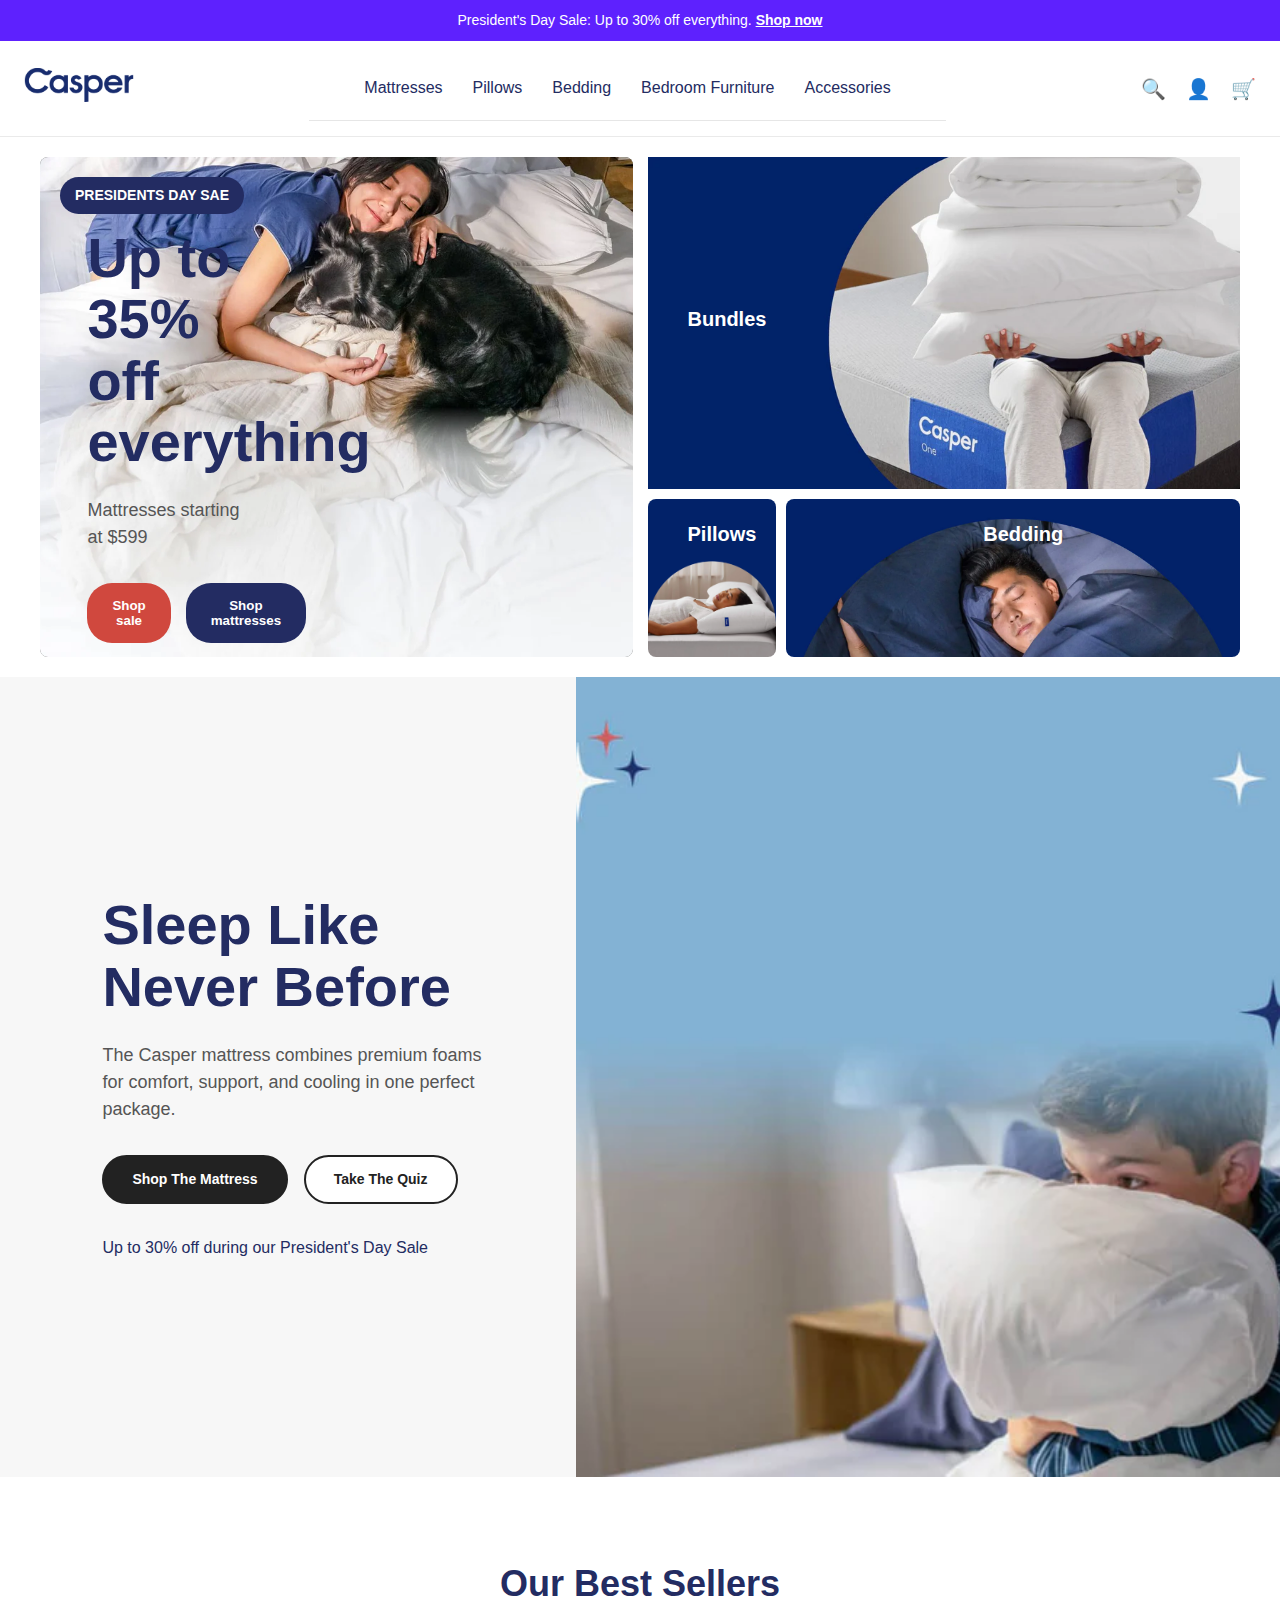
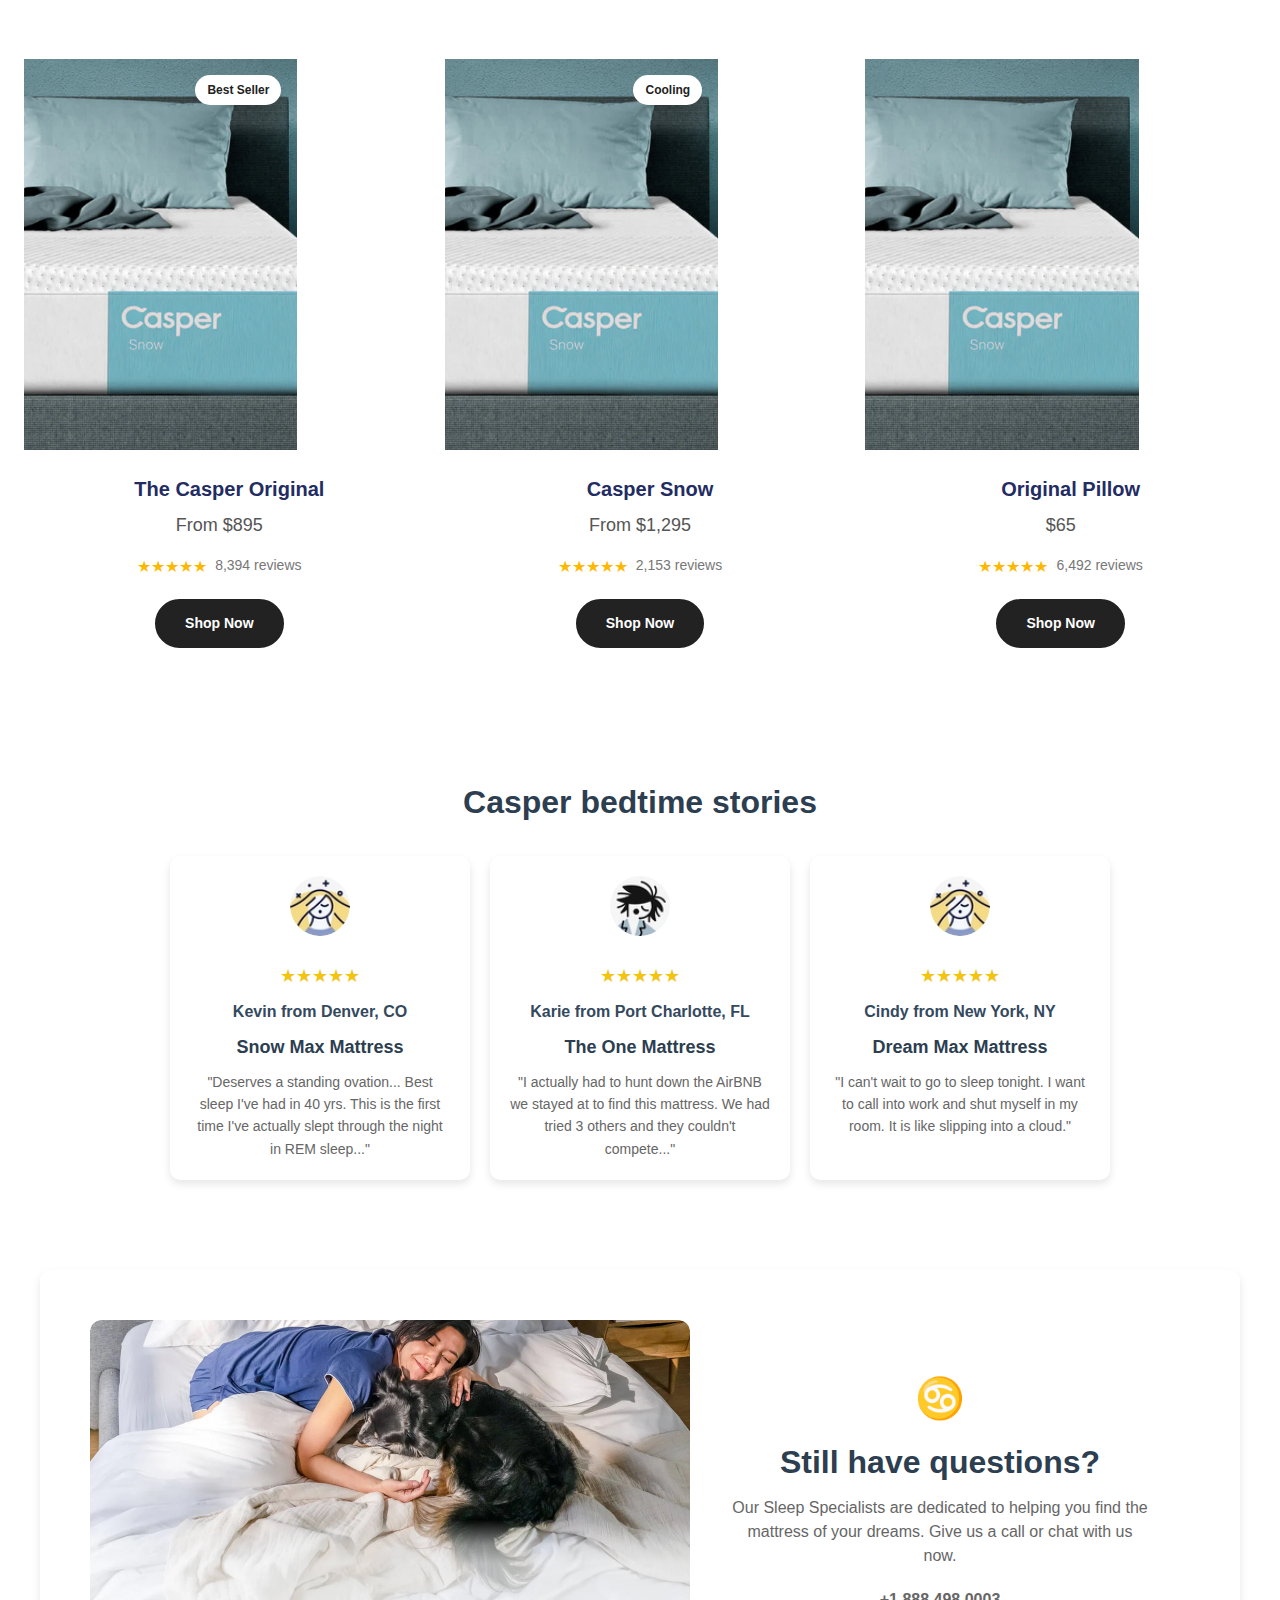
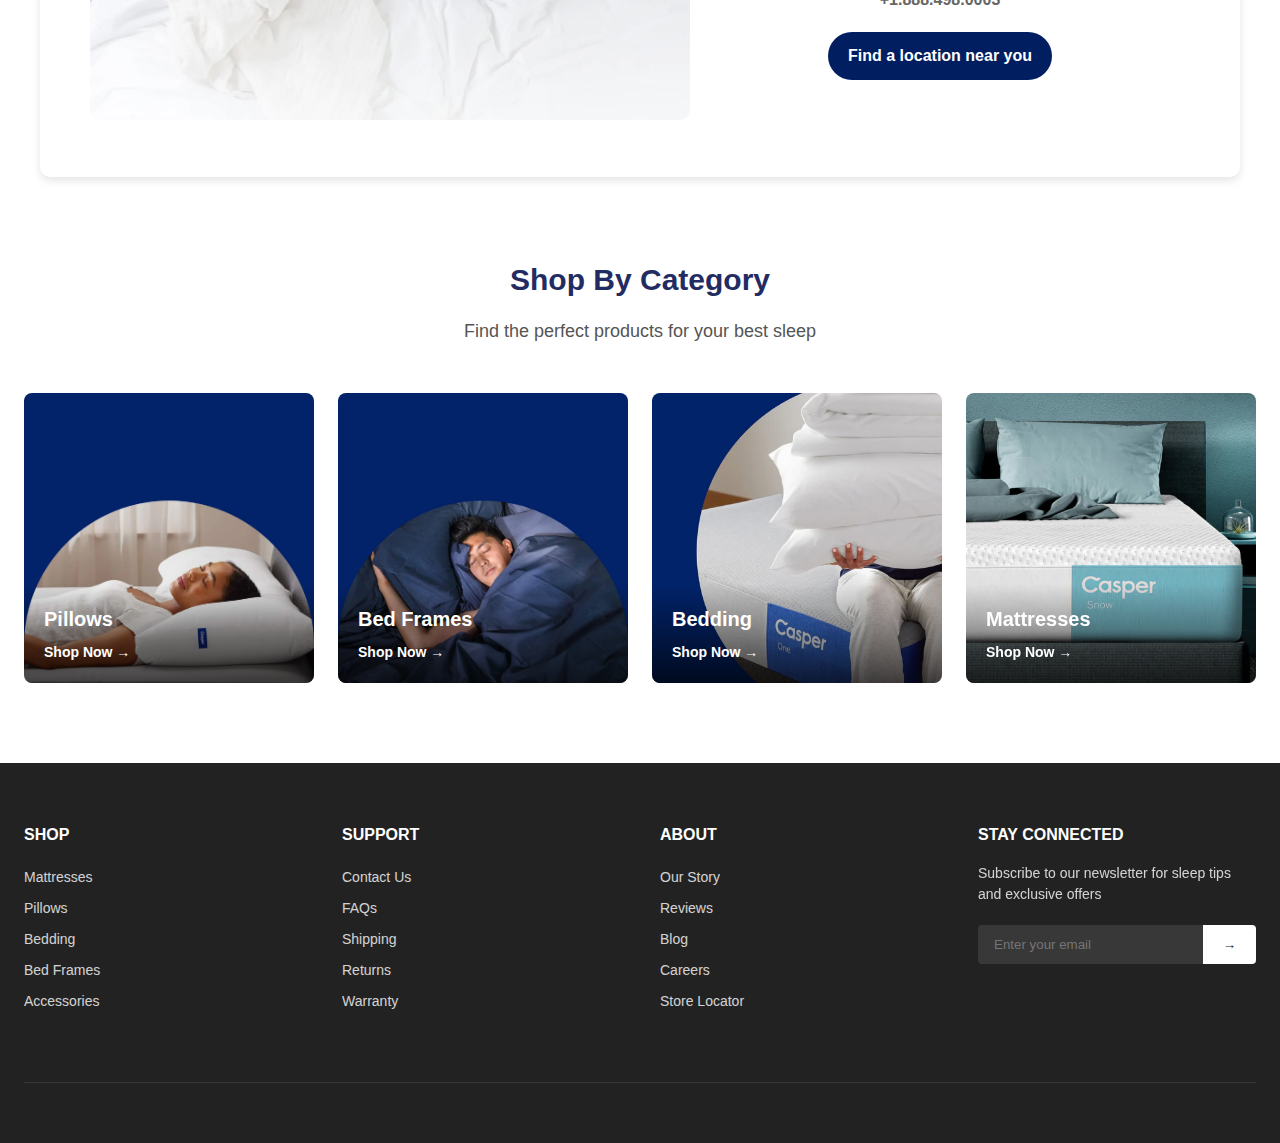
<file: index.html>
<!DOCTYPE html>
<html lang="en">
<head>
    <meta charset="UTF-8">
    <meta name="viewport" content="width=device-width, initial-scale=1.0">
    <title>Casper | Award-Winning Sleep Products</title>
    <link rel="stylesheet" href="style.css">
</head>
<body>
    <!-- Announcement Bar -->
    <div class="announcement-bar">
        President's Day Sale: Up to 30% off everything. <a href="#">Shop now</a>
    </div>
    
    <!-- Header -->
    <header>
        <div class="container">
            <div class="header-content">
                <div class="mobile-menu-toggle">☰</div>
                <div class="logo">
                    <img src="source\Casper-Logo-PNG-File.png" alt="My Logo" class="logo-image">
                </div>
                <nav class="main-nav">
                    <a href="#" class="main-nav-item">Mattresses</a>
                    <a href="#" class="main-nav-item">Pillows</a>
                    <a href="#" class="main-nav-item">Bedding</a>
                    <a href="#" class="main-nav-item">Bedroom Furniture</a>
                    <a href="#" class="main-nav-item">Accessories</a>
                </nav>
                <div class="header-icons">
                    <a href="#" class="header-icon">🔍</a>
                    <a href="#" class="header-icon">👤</a>
                    <a href="#" class="header-icon">🛒</a>
                </div>
            </div>
        </div>
    </header>
     <!-- Hero section and product grid -->
     <div class="hero-container">
        <!-- Left hero section -->
        <div class="hero-left" >
            <img src="source\Prez-Day-HP-Hero-Category-V5-Opti.webp" alt="mattress with person and dog" class="hero-image" style=" width: 100% ; height: 100%;">
            <div class="sale-badge">PRESIDENTS DAY SAE</div>
            <div class="hero-content" style="margin-top: 5%;">
                <h1 class="hero-title">Up to 35% off everything</h1>
                <p class="hero-subtitle">Mattresses starting at $599</p>
                <div class="button-container">
                    <button class="red-button">Shop sale</button>
                    <button class="blue-button">Shop mattresses</button>
                </div>
            </div>
        </div>
        
        <!-- Right product sections -->
        <div class="product-grid">
            <div class="product-section" style="height: 100%; flex-direction: column; background-image: url('source/Category_Home_Page_Hero_Banner_TOP_3x2_BUNDLES.webp'); background-size: cover; background-position: center; background-repeat: no-repeat; color: white; padding: 20px;">
                <h2 class="product-title">Bundles</h2>
            </div>
            
            <div style="display: flex; gap: 10px; height: 50%;">
                <a href="page2.html" style="text-decoration: none; color: inherit;">
                <div class="product-section2" style="background-image: url('source/Category-Pillows-V2.webp'); background-size: cover; background-position: center; background-repeat: no-repeat; color: white; padding: 20px;">
                    <h2 class="product-title">Pillows</h2>
                </div>
            </a>
                <div class="product-section2" style="background-image: url('source/Category-Bedding-V2.webp'); background-size: cover; background-position: center; background-repeat: no-repeat; color: white; padding: 20px;">
                    <h2 class="product-title">Bedding</h2>
                </div>
            
            </div>
        </div>
    </div>
    
    <!-- Chat button -->
    <button class="chat-button">
        <span class="chat-icon">↻</span>
        Chat
    </button>

    <!-- Hero Section -->
    <section class="hero">
        <div class="hero-content">
            <h1 class="hero-title">Sleep Like Never Before</h1>
            <p class="hero-subtitle">The Casper mattress combines premium foams for comfort, support, and cooling in one perfect package.</p>
            <div class="hero-cta-container">
                <a href="#" class="btn btn-primary">Shop The Mattress</a>
                <a href="#" class="btn btn-secondary">Take The Quiz</a>
            </div>
            <p>Up to 30% off during our President's Day Sale</p>
        </div>
        <div class="hero-image">
            <img src="source/Presidents_Day_Sale_-_Skinny_banner_Mobile_v3.webp" alt="Casper mattress in stylish bedroom">
        </div>
    </section>
    
    <!-- Featured Products Section -->
    <section class="featured-products">
        <div class="container">
            <h2 class="section-title">Our Best Sellers</h2>
            <div class="products-grid">
                <div class="product-card">
                    <div class="product-image">
                        <img src="source/Snow-Scale-Correction-Opti.webp" alt="Casper Original Mattress">
                        <div class="product-badge">Best Seller</div>
                    </div>
                    <h3 class="product-title">The Casper Original</h3>
                    <p class="product-price">From $895</p>
                    <div class="product-rating">
                        <div class="product-rating-stars">★★★★★</div>
                        <div class="product-rating-count">8,394 reviews</div>
                    </div>
                    <a href="#" class="btn btn-primary">Shop Now</a>
                </div>
                
                <div class="product-card">
                    <div class="product-image">
                        <img src="source/Snow-Scale-Correction-Opti.webp" alt="Casper Snow Mattress">
                        <div class="product-badge">Cooling</div>
                    </div>
                    <h3 class="product-title">Casper Snow</h3>
                    <p class="product-price">From $1,295</p>
                    <div class="product-rating">
                        <div class="product-rating-stars">★★★★★</div>
                        <div class="product-rating-count">2,153 reviews</div>
                    </div>
                    <a href="#" class="btn btn-primary">Shop Now</a>
                </div>
                
                <div class="product-card">
                    <div class="product-image">
                        <img src="source/Snow-Scale-Correction-Opti.webp" alt="Casper Original Pillow">
                    </div>
                    <h3 class="product-title">Original Pillow</h3>
                    <p class="product-price">$65</p>
                    <div class="product-rating">
                        <div class="product-rating-stars">★★★★★</div>
                        <div class="product-rating-count">6,492 reviews</div>
                    </div>
                    <a href="#" class="btn btn-primary">Shop Now</a>
                </div>
            </div>
        </div>
    </section>
    
    <!-- Testimonial Section -->
    <section class="testimonial-section">
        <h2 class="testimonial-title">Casper bedtime stories</h2>
        <div class="testimonial-container">
            <div class="testimonial-card">
                <img src="source/Mermaid_Hair.avif" alt="User Avatar" class="testimonial-avatar">
                <div class="testimonial-stars">★★★★★</div>
                <p class="testimonial-name">Kevin from Denver, CO</p>
                <h3 class="testimonial-product">Snow Max Mattress</h3>
                <p class="testimonial-text">"Deserves a standing ovation... Best sleep I've had in 40 yrs. This is the first time I've actually slept through the night in REM sleep..."</p>
            </div>

            <div class="testimonial-card">
                <img src="source/Messy_Hair.webp" alt="User Avatar" class="testimonial-avatar">
                <div class="testimonial-stars">★★★★★</div>
                <p class="testimonial-name">Karie from Port Charlotte, FL</p>
                <h3 class="testimonial-product">The One Mattress</h3>
                <p class="testimonial-text">"I actually had to hunt down the AirBNB we stayed at to find this mattress. We had tried 3 others and they couldn't compete..."</p>
            </div>

            <div class="testimonial-card">
                <img src="source/Mermaid_Hair.avif" alt="User Avatar" class="testimonial-avatar">
                <div class="testimonial-stars">★★★★★</div>
                <p class="testimonial-name">Cindy from New York, NY</p>
                <h3 class="testimonial-product">Dream Max Mattress</h3>
                <p class="testimonial-text">"I can't wait to go to sleep tonight. I want to call into work and shut myself in my room. It is like slipping into a cloud."</p>
            </div>
        </div>
    </section>
    
    <!-- Help Section -->
    <section class="help-section">
        <div class="help-image">
            <img src="source/Prez-Day-HP-Hero-Category-V5-Opti.webp" alt="Casper Store">
        </div>
        <div class="help-content">
            <div class="help-icon">♋</div>
            <h2>Still have questions?</h2>
            <p>Our Sleep Specialists are dedicated to helping you find the mattress of your dreams. Give us a call or chat with us now.</p>
            <p class="phone-number">+1.888.498.0003</p>
            <button class="help-button">Find a location near you</button>
        </div>
    </section>
    
    <!-- Collections Section -->
    <section class="collections">
        <div class="container">
            <h2 class="collections-title">Shop By Category</h2>
            <p class="collections-subtitle">Find the perfect products for your best sleep</p>
            <div class="collections-grid">
                <div class="collection-card">
                    <img src="source/Category-Pillows-V2.webp" alt="Pillows" class="collection-image">
                    <div class="collection-overlay">
                        <h3 class="collection-title">Pillows</h3>
                        <a href="#" class="collection-link">Shop Now →</a>
                    </div>
                </div>
                
                <div class="collection-card">
                    <img src="source/Category-Bedding-V2.webp" alt="Bed Frames" class="collection-image">
                    <div class="collection-overlay">
                        <h3 class="collection-title">Bed Frames</h3>
                        <a href="#" class="collection-link">Shop Now →</a>
                    </div>
                </div>
                
                <div class="collection-card">
                    <img src="source/Category_Home_Page_Hero_Banner_TOP_3x2_BUNDLES.webp" alt="Bedding" class="collection-image">
                    <div class="collection-overlay">
                        <h3 class="collection-title">Bedding</h3>
                        <a href="#" class="collection-link">Shop Now →</a>
                    </div>
                </div>
                
                <div class="collection-card">
                    <img src="source/Snow-Scale-Correction-Opti.webp" alt="Mattresses" class="collection-image">
                    <div class="collection-overlay">
                        <h3 class="collection-title">Mattresses</h3>
                        <a href="#" class="collection-link">Shop Now →</a>
                    </div>
                </div>
            </div>
        </div>
    </section>
    
    <!-- Footer -->
    <footer>
        <div class="container">
            <div class="footer-content">
                <div class="footer-column">
                    <h3>Shop</h3>
                    <ul class="footer-links">
                        <li class="footer-link"><a href="#">Mattresses</a></li>
                        <li class="footer-link"><a href="#">Pillows</a></li>
                        <li class="footer-link"><a href="#">Bedding</a></li>
                        <li class="footer-link"><a href="#">Bed Frames</a></li>
                        <li class="footer-link"><a href="#">Accessories</a></li>
                    </ul>
                </div>
                
                <div class="footer-column">
                    <h3>Support</h3>
                    <ul class="footer-links">
                        <li class="footer-link"><a href="#">Contact Us</a></li>
                        <li class="footer-link"><a href="#">FAQs</a></li>
                        <li class="footer-link"><a href="#">Shipping</a></li>
                        <li class="footer-link"><a href="#">Returns</a></li>
                        <li class="footer-link"><a href="#">Warranty</a></li>
                    </ul>
                </div>
                
                <div class="footer-column">
                    <h3>About</h3>
                    <ul class="footer-links">
                        <li class="footer-link"><a href="#">Our Story</a></li>
                        <li class="footer-link"><a href="#">Reviews</a></li>
                        <li class="footer-link"><a href="#">Blog</a></li>
                        <li class="footer-link"><a href="#">Careers</a></li>
                        <li class="footer-link"><a href="#">Store Locator</a></li>
                    </ul>
                </div>
                
                <div class="footer-column newsletter">
                    <h3>Stay Connected</h3>
                    <p class="newsletter-description">Subscribe to our newsletter for sleep tips and exclusive offers</p>
                    <form class="newsletter-form">
                        <input type="email" placeholder="Enter your email" class="newsletter-input">
                        <button type="submit" class="newsletter-button">→</button>
                    </form>
                </div>
            </div>
            
            <div class="footer-bottom">
                <div class="footer-logo">
    </footer>
</body>
</html>
</file>
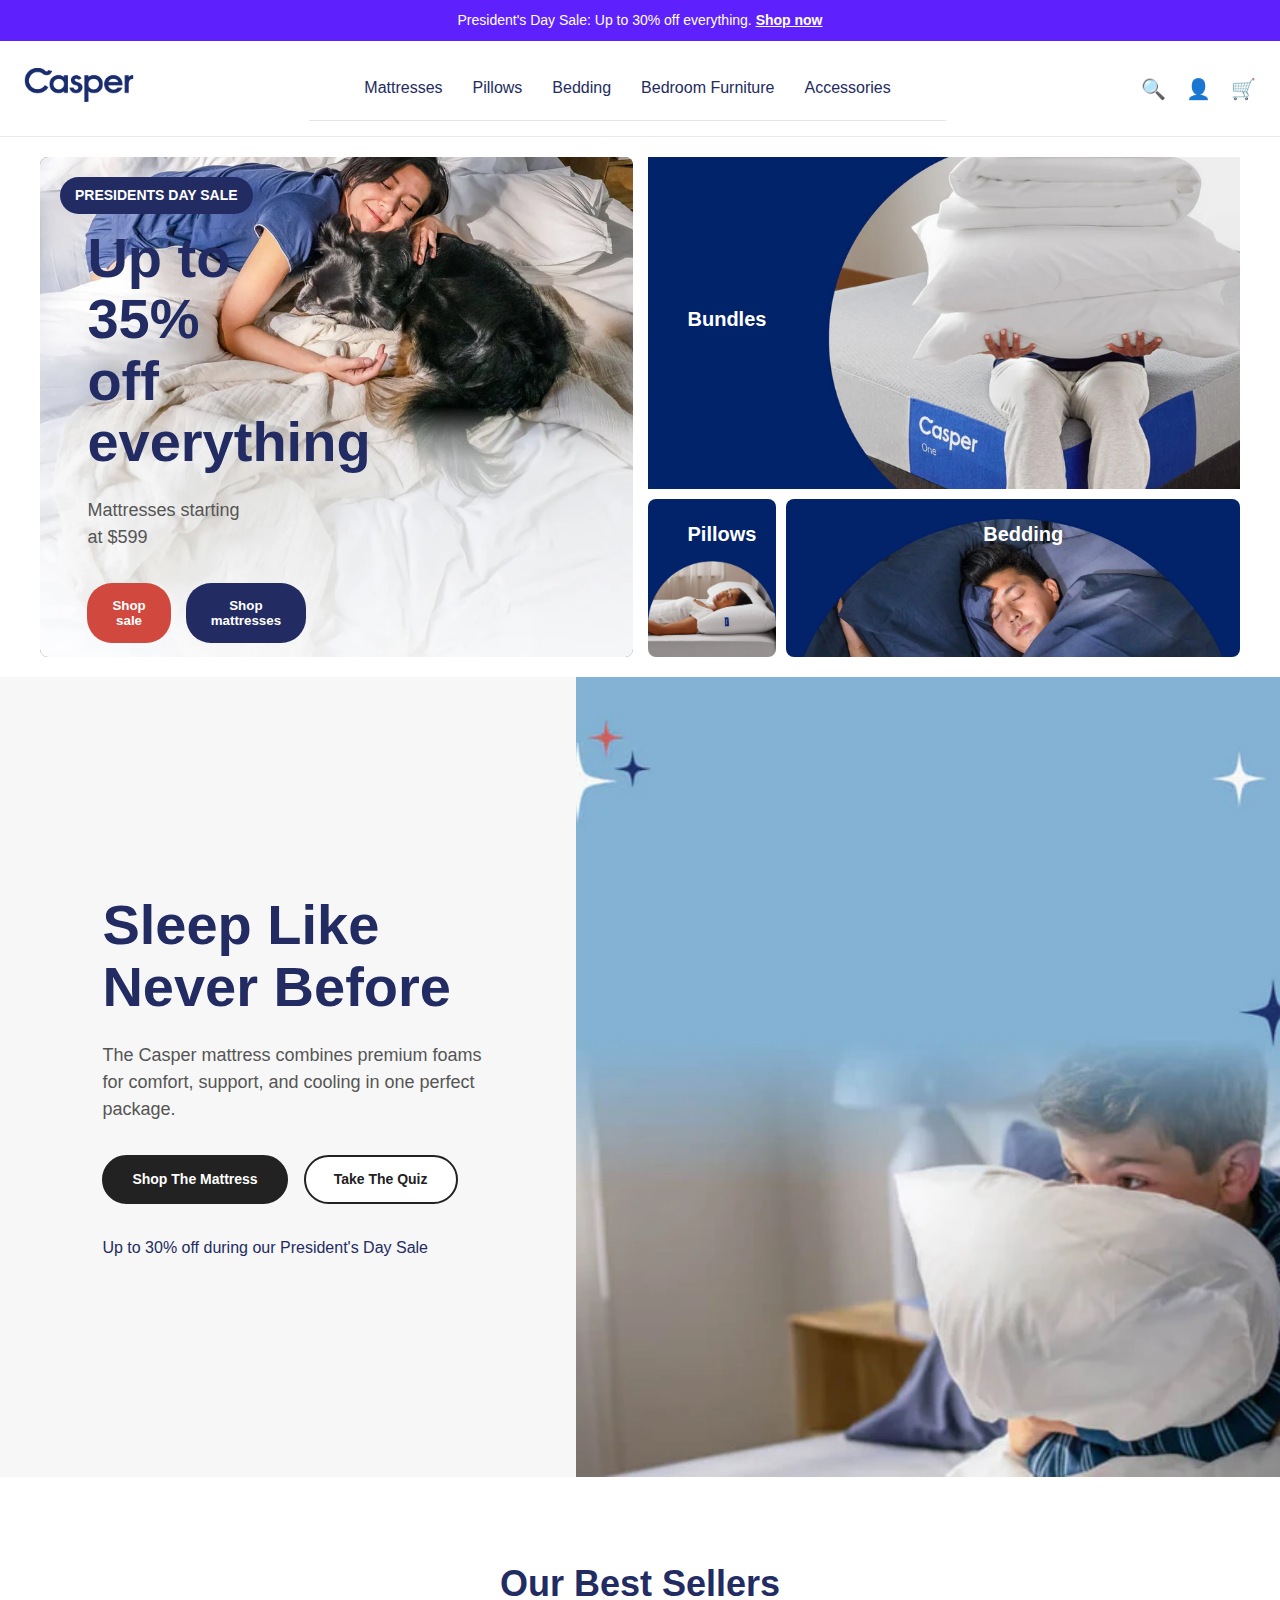
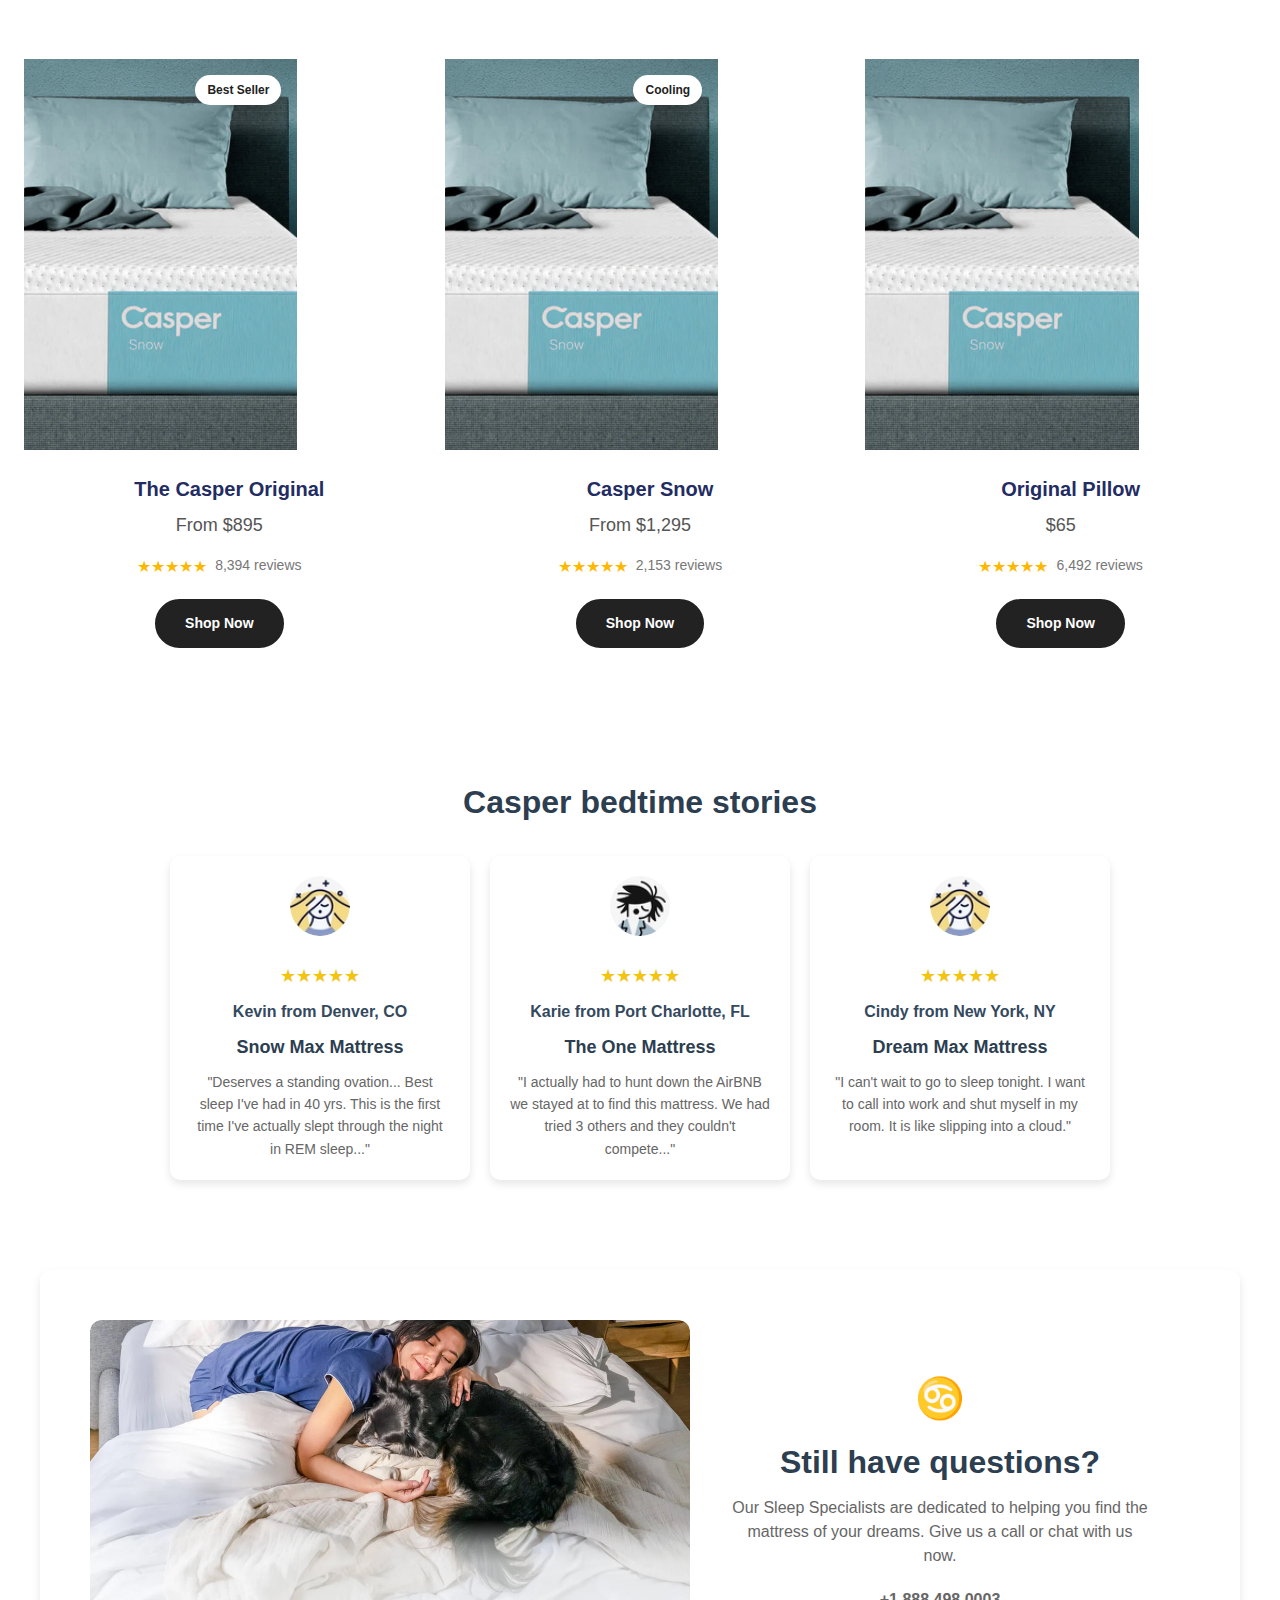
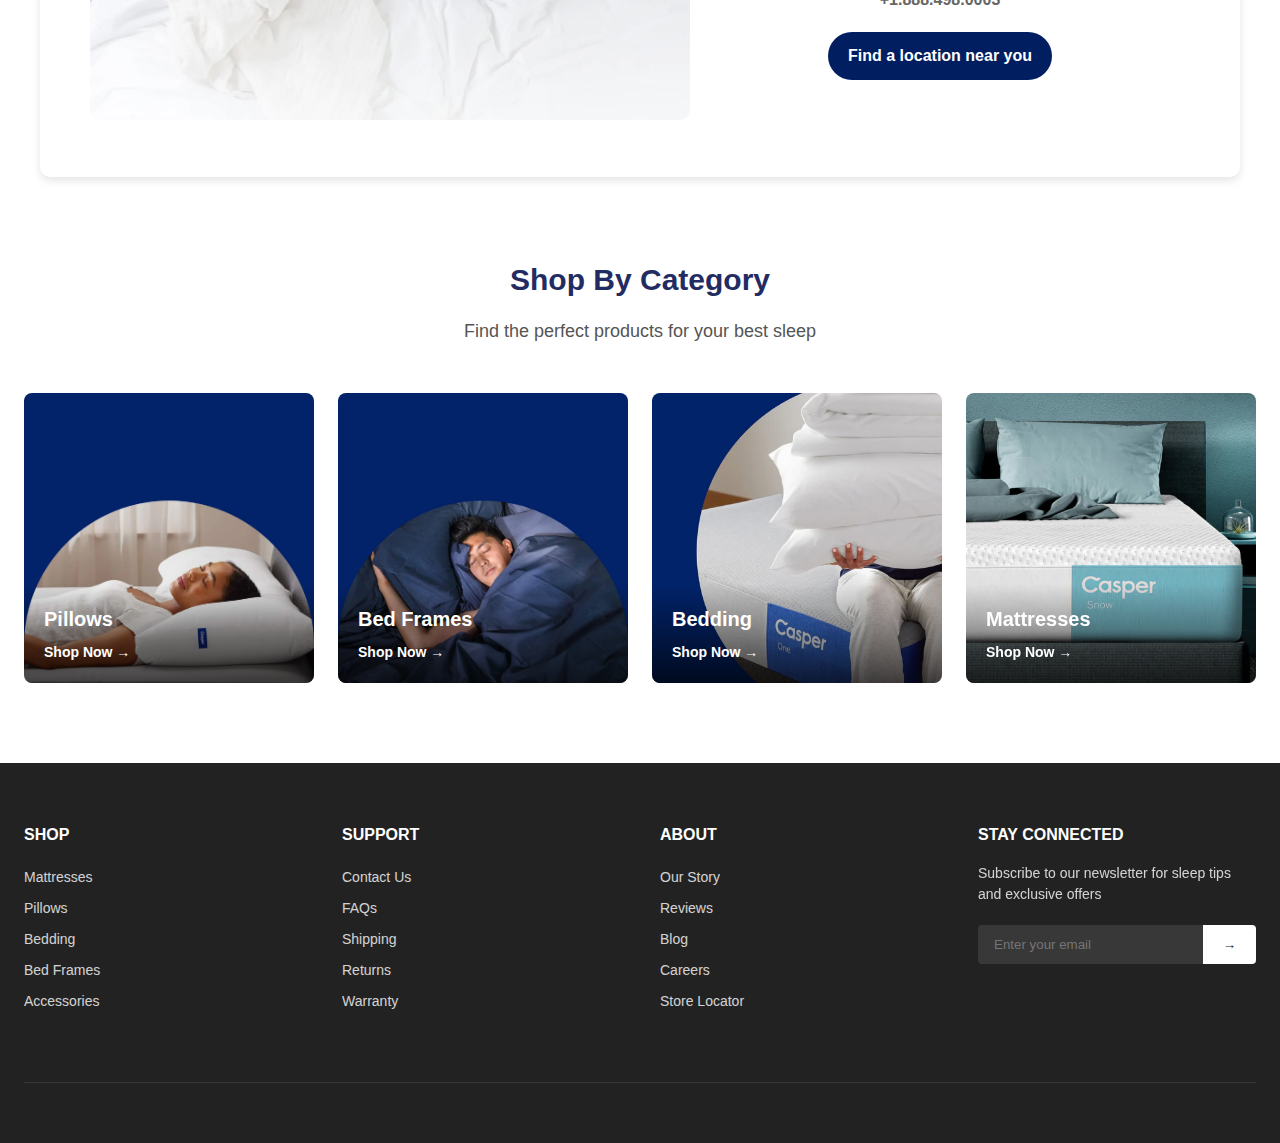
<file: main.html>
<!DOCTYPE html>
<html lang="en">
<head>
    <meta charset="UTF-8">
    <meta name="viewport" content="width=device-width, initial-scale=1.0">
    <title>Casper | Award-Winning Sleep Products</title>
    <link rel="stylesheet" href="style.css">
</head>
<body>
    <!-- Announcement Bar -->
    <div class="announcement-bar">
        President's Day Sale: Up to 30% off everything. <a href="#">Shop now</a>
    </div>
    
    <!-- Header -->
    <header>
        <div class="container">
            <div class="header-content">
                <div class="mobile-menu-toggle">☰</div>
                <div class="logo">
                    <img src="source\Casper-Logo-PNG-File.png" alt="My Logo" class="logo-image">
                </div>
                <nav class="main-nav">
                    <a href="#" class="main-nav-item">Mattresses</a>
                    <a href="#" class="main-nav-item">Pillows</a>
                    <a href="#" class="main-nav-item">Bedding</a>
                    <a href="#" class="main-nav-item">Bedroom Furniture</a>
                    <a href="#" class="main-nav-item">Accessories</a>
                </nav>
                <div class="header-icons">
                    <a href="#" class="header-icon">🔍</a>
                    <a href="#" class="header-icon">👤</a>
                    <a href="#" class="header-icon">🛒</a>
                </div>
            </div>
        </div>
    </header>
     <!-- Hero section and product grid -->
     <div class="hero-container">
        <!-- Left hero section -->
        <div class="hero-left" >
            <img src="source\Prez-Day-HP-Hero-Category-V5-Opti.webp" alt="mattress with person and dog" class="hero-image" style=" width: 100% ; height: 100%;">
            <div class="sale-badge">PRESIDENTS DAY SALE</div>
            <div class="hero-content" style="margin-top: 5%;">
                <h1 class="hero-title">Up to 35% off everything</h1>
                <p class="hero-subtitle">Mattresses starting at $599</p>
                <div class="button-container">
                    <button class="red-button">Shop sale</button>
                    <button class="blue-button">Shop mattresses</button>
                </div>
            </div>
        </div>
        
        <!-- Right product sections -->
        <div class="product-grid">
            <div class="product-section" style="height: 100%; flex-direction: column; background-image: url('source/Category_Home_Page_Hero_Banner_TOP_3x2_BUNDLES.webp'); background-size: cover; background-position: center; background-repeat: no-repeat; color: white; padding: 20px;">
                <h2 class="product-title">Bundles</h2>
            </div>
            
            <div style="display: flex; gap: 10px; height: 50%;">
                <a href="page2.html" style="text-decoration: none; color: inherit;">
                <div class="product-section2" style="background-image: url('source/Category-Pillows-V2.webp'); background-size: cover; background-position: center; background-repeat: no-repeat; color: white; padding: 20px;">
                    <h2 class="product-title">Pillows</h2>
                </div>
            </a>
                <div class="product-section2" style="background-image: url('source/Category-Bedding-V2.webp'); background-size: cover; background-position: center; background-repeat: no-repeat; color: white; padding: 20px;">
                    <h2 class="product-title">Bedding</h2>
                </div>
            
            </div>
        </div>
    </div>
    
    <!-- Chat button -->
    <button class="chat-button">
        <span class="chat-icon">↻</span>
        Chat
    </button>

    <!-- Hero Section -->
    <section class="hero">
        <div class="hero-content">
            <h1 class="hero-title">Sleep Like Never Before</h1>
            <p class="hero-subtitle">The Casper mattress combines premium foams for comfort, support, and cooling in one perfect package.</p>
            <div class="hero-cta-container">
                <a href="#" class="btn btn-primary">Shop The Mattress</a>
                <a href="#" class="btn btn-secondary">Take The Quiz</a>
            </div>
            <p>Up to 30% off during our President's Day Sale</p>
        </div>
        <div class="hero-image">
            <img src="source/Presidents_Day_Sale_-_Skinny_banner_Mobile_v3.webp" alt="Casper mattress in stylish bedroom">
        </div>
    </section>
    
    <!-- Featured Products Section -->
    <section class="featured-products">
        <div class="container">
            <h2 class="section-title">Our Best Sellers</h2>
            <div class="products-grid">
                <div class="product-card">
                    <div class="product-image">
                        <img src="source/Snow-Scale-Correction-Opti.webp" alt="Casper Original Mattress">
                        <div class="product-badge">Best Seller</div>
                    </div>
                    <h3 class="product-title">The Casper Original</h3>
                    <p class="product-price">From $895</p>
                    <div class="product-rating">
                        <div class="product-rating-stars">★★★★★</div>
                        <div class="product-rating-count">8,394 reviews</div>
                    </div>
                    <a href="#" class="btn btn-primary">Shop Now</a>
                </div>
                
                <div class="product-card">
                    <div class="product-image">
                        <img src="source/Snow-Scale-Correction-Opti.webp" alt="Casper Snow Mattress">
                        <div class="product-badge">Cooling</div>
                    </div>
                    <h3 class="product-title">Casper Snow</h3>
                    <p class="product-price">From $1,295</p>
                    <div class="product-rating">
                        <div class="product-rating-stars">★★★★★</div>
                        <div class="product-rating-count">2,153 reviews</div>
                    </div>
                    <a href="#" class="btn btn-primary">Shop Now</a>
                </div>
                
                <div class="product-card">
                    <div class="product-image">
                        <img src="source/Snow-Scale-Correction-Opti.webp" alt="Casper Original Pillow">
                    </div>
                    <h3 class="product-title">Original Pillow</h3>
                    <p class="product-price">$65</p>
                    <div class="product-rating">
                        <div class="product-rating-stars">★★★★★</div>
                        <div class="product-rating-count">6,492 reviews</div>
                    </div>
                    <a href="#" class="btn btn-primary">Shop Now</a>
                </div>
            </div>
        </div>
    </section>
    
    <!-- Testimonial Section -->
    <section class="testimonial-section">
        <h2 class="testimonial-title">Casper bedtime stories</h2>
        <div class="testimonial-container">
            <div class="testimonial-card">
                <img src="source/Mermaid_Hair.avif" alt="User Avatar" class="testimonial-avatar">
                <div class="testimonial-stars">★★★★★</div>
                <p class="testimonial-name">Kevin from Denver, CO</p>
                <h3 class="testimonial-product">Snow Max Mattress</h3>
                <p class="testimonial-text">"Deserves a standing ovation... Best sleep I've had in 40 yrs. This is the first time I've actually slept through the night in REM sleep..."</p>
            </div>

            <div class="testimonial-card">
                <img src="source/Messy_Hair.webp" alt="User Avatar" class="testimonial-avatar">
                <div class="testimonial-stars">★★★★★</div>
                <p class="testimonial-name">Karie from Port Charlotte, FL</p>
                <h3 class="testimonial-product">The One Mattress</h3>
                <p class="testimonial-text">"I actually had to hunt down the AirBNB we stayed at to find this mattress. We had tried 3 others and they couldn't compete..."</p>
            </div>

            <div class="testimonial-card">
                <img src="source/Mermaid_Hair.avif" alt="User Avatar" class="testimonial-avatar">
                <div class="testimonial-stars">★★★★★</div>
                <p class="testimonial-name">Cindy from New York, NY</p>
                <h3 class="testimonial-product">Dream Max Mattress</h3>
                <p class="testimonial-text">"I can't wait to go to sleep tonight. I want to call into work and shut myself in my room. It is like slipping into a cloud."</p>
            </div>
        </div>
    </section>
    
    <!-- Help Section -->
    <section class="help-section">
        <div class="help-image">
            <img src="source/Prez-Day-HP-Hero-Category-V5-Opti.webp" alt="Casper Store">
        </div>
        <div class="help-content">
            <div class="help-icon">♋</div>
            <h2>Still have questions?</h2>
            <p>Our Sleep Specialists are dedicated to helping you find the mattress of your dreams. Give us a call or chat with us now.</p>
            <p class="phone-number">+1.888.498.0003</p>
            <button class="help-button">Find a location near you</button>
        </div>
    </section>
    
    <!-- Collections Section -->
    <section class="collections">
        <div class="container">
            <h2 class="collections-title">Shop By Category</h2>
            <p class="collections-subtitle">Find the perfect products for your best sleep</p>
            <div class="collections-grid">
                <div class="collection-card">
                    <img src="source/Category-Pillows-V2.webp" alt="Pillows" class="collection-image">
                    <div class="collection-overlay">
                        <h3 class="collection-title">Pillows</h3>
                        <a href="#" class="collection-link">Shop Now →</a>
                    </div>
                </div>
                
                <div class="collection-card">
                    <img src="source/Category-Bedding-V2.webp" alt="Bed Frames" class="collection-image">
                    <div class="collection-overlay">
                        <h3 class="collection-title">Bed Frames</h3>
                        <a href="#" class="collection-link">Shop Now →</a>
                    </div>
                </div>
                
                <div class="collection-card">
                    <img src="source/Category_Home_Page_Hero_Banner_TOP_3x2_BUNDLES.webp" alt="Bedding" class="collection-image">
                    <div class="collection-overlay">
                        <h3 class="collection-title">Bedding</h3>
                        <a href="#" class="collection-link">Shop Now →</a>
                    </div>
                </div>
                
                <div class="collection-card">
                    <img src="source/Snow-Scale-Correction-Opti.webp" alt="Mattresses" class="collection-image">
                    <div class="collection-overlay">
                        <h3 class="collection-title">Mattresses</h3>
                        <a href="#" class="collection-link">Shop Now →</a>
                    </div>
                </div>
            </div>
        </div>
    </section>
    
    <!-- Footer -->
    <footer>
        <div class="container">
            <div class="footer-content">
                <div class="footer-column">
                    <h3>Shop</h3>
                    <ul class="footer-links">
                        <li class="footer-link"><a href="#">Mattresses</a></li>
                        <li class="footer-link"><a href="#">Pillows</a></li>
                        <li class="footer-link"><a href="#">Bedding</a></li>
                        <li class="footer-link"><a href="#">Bed Frames</a></li>
                        <li class="footer-link"><a href="#">Accessories</a></li>
                    </ul>
                </div>
                
                <div class="footer-column">
                    <h3>Support</h3>
                    <ul class="footer-links">
                        <li class="footer-link"><a href="#">Contact Us</a></li>
                        <li class="footer-link"><a href="#">FAQs</a></li>
                        <li class="footer-link"><a href="#">Shipping</a></li>
                        <li class="footer-link"><a href="#">Returns</a></li>
                        <li class="footer-link"><a href="#">Warranty</a></li>
                    </ul>
                </div>
                
                <div class="footer-column">
                    <h3>About</h3>
                    <ul class="footer-links">
                        <li class="footer-link"><a href="#">Our Story</a></li>
                        <li class="footer-link"><a href="#">Reviews</a></li>
                        <li class="footer-link"><a href="#">Blog</a></li>
                        <li class="footer-link"><a href="#">Careers</a></li>
                        <li class="footer-link"><a href="#">Store Locator</a></li>
                    </ul>
                </div>
                
                <div class="footer-column newsletter">
                    <h3>Stay Connected</h3>
                    <p class="newsletter-description">Subscribe to our newsletter for sleep tips and exclusive offers</p>
                    <form class="newsletter-form">
                        <input type="email" placeholder="Enter your email" class="newsletter-input">
                        <button type="submit" class="newsletter-button">→</button>
                    </form>
                </div>
            </div>
            
            <div class="footer-bottom">
                <div class="footer-logo">
    </footer>
</body>
</html>
</file>
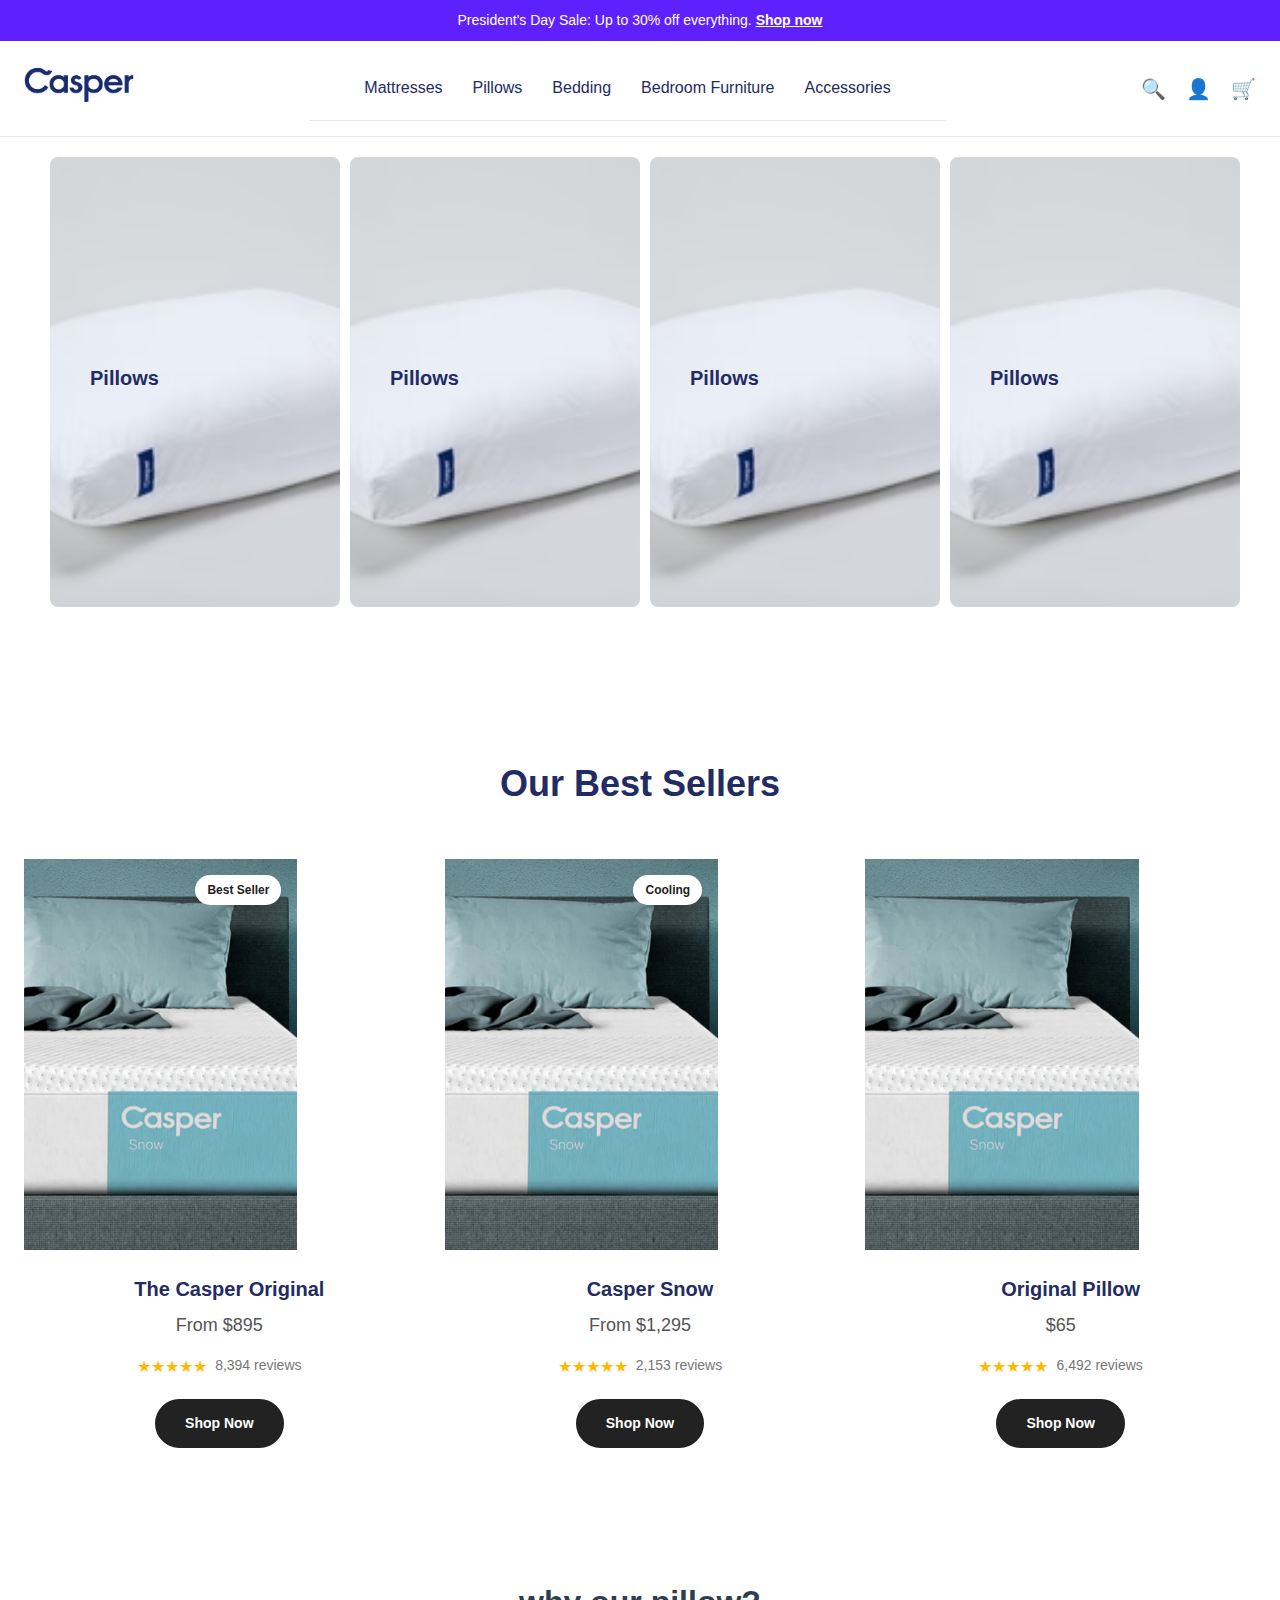
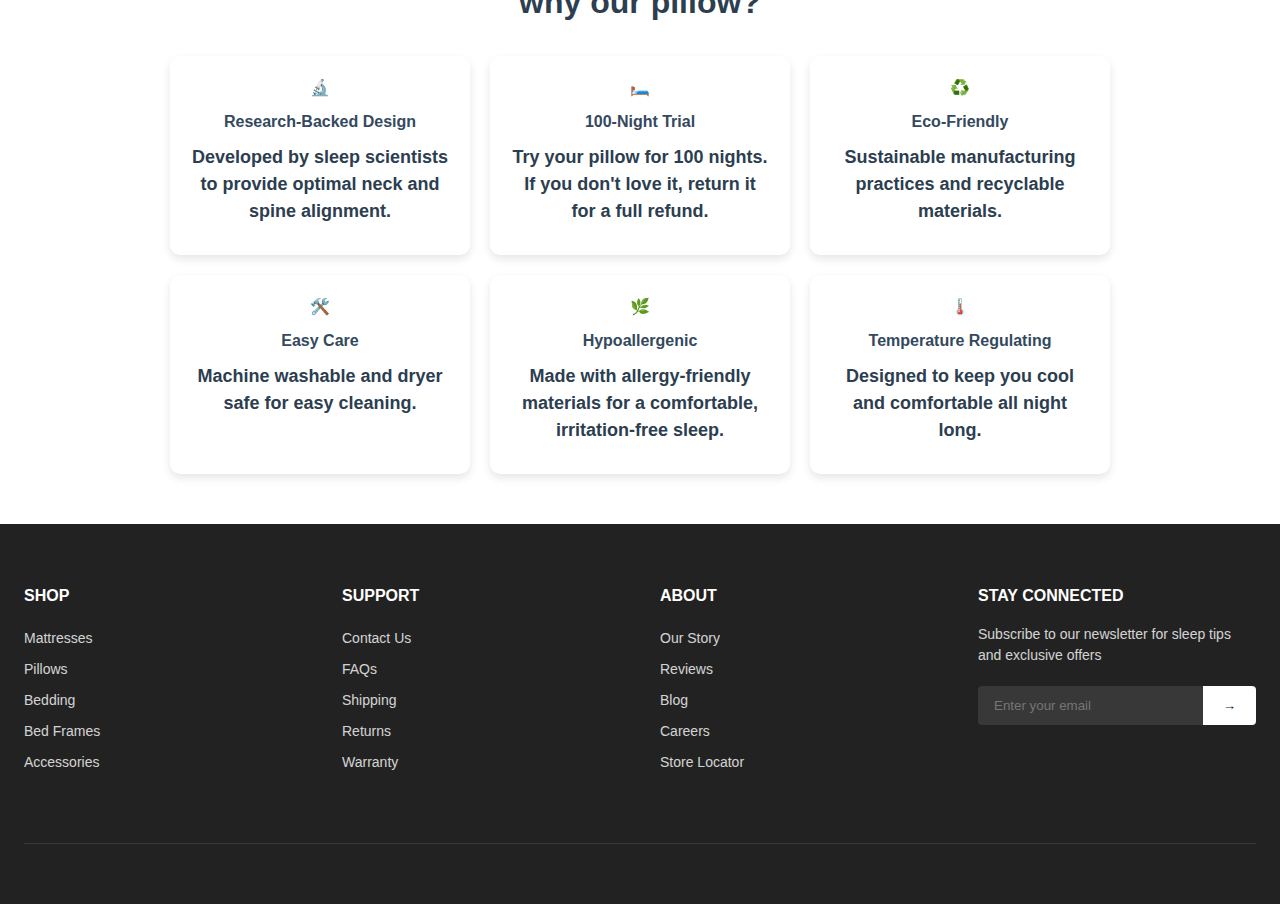
<file: page2.html>
<!DOCTYPE html>
<html lang="en">
<head>
  
  <meta charset="UTF-8">
  <meta name="viewport" content="width=device-width, initial-scale=1.0">
  <title>Premium Pillows Collection</title>
  <link rel="stylesheet" href="style.css">

</head>
<body>
   <div class="announcement-bar">
        President's Day Sale: Up to 30% off everything. <a href="#">Shop now</a>
    </div>
  <header>
    <div class="container">
        <div class="header-content">
            <div class="mobile-menu-toggle">☰</div>
            <div class="logo">
            
                  <img src="source\Casper-Logo-PNG-File.png" alt="My Logo" class="logo-image">
              
          </div>
          
            <nav class="main-nav">
                <a href="#" class="main-nav-item">Mattresses</a>
                <a href="#" class="main-nav-item">Pillows</a>
                <a href="#" class="main-nav-item">Bedding</a>
                <a href="#" class="main-nav-item">Bedroom Furniture</a>
                <a href="#" class="main-nav-item">Accessories</a>
            </nav>
            <div class="header-icons">
                <a href="#" class="header-icon">🔍</a>
                <a href="#" class="header-icon">👤</a>
                <a href="#" class="header-icon">🛒</a>
            </div>
        </div>
    </div>
</header>
  
<div class="hero-container">

  <!-- Right product sections -->
  <div class="product-grid">
      
      <div style="display: flex; gap: 10px; height: 90%; flex-direction: row;">
          <div class="product-section2" style="flex-direction: column; background-image: url('source/CasperPillowGallery.avif'); background-size: cover; background-position: center; background-repeat: no-repeat; color: white; padding: 20px;">
              <h2 class="product-title" style=" color: #232c62;">Pillows</h2>
          </div>

          <div class="product-section2" style="flex-direction: column; background-image: url('source/CasperPillowGallery.avif'); background-size: cover; background-position: center; background-repeat: no-repeat; color: white; padding: 20px;">
            <h2 class="product-title" style=" color: #232c62;">Pillows</h2>
        </div>

        <div class="product-section2" style="flex-direction: column; background-image: url('source/CasperPillowGallery.avif'); background-size: cover; background-position: center; background-repeat: no-repeat; color: white; padding: 20px;">
          <h2 class="product-title" style=" color: #232c62;">Pillows</h2>
      </div>

      <div class="product-section2" style="flex-direction: column; background-image: url('source/CasperPillowGallery.avif'); background-size: cover; background-position: center; background-repeat: no-repeat; color: white; padding: 20px;">
        <h2 class="product-title" style=" color: #232c62;">Pillows</h2>
    </div>
      </div>
  </div>
</div>
  
  <section class="featured-products">
    <div class="container">
        <h2 class="section-title">Our Best Sellers</h2>
        <div class="products-grid">
            <div class="product-card">
                <div class="product-image">
                    <img src="source/Snow-Scale-Correction-Opti.webp" alt="Casper Original Mattress">
                    <div class="product-badge">Best Seller</div>
                </div>
                <h3 class="product-title">The Casper Original</h3>
                <p class="product-price">From $895</p>
                <div class="product-rating">
                    <div class="product-rating-stars">★★★★★</div>
                    <div class="product-rating-count">8,394 reviews</div>
                </div>
                <a href="#" class="btn btn-primary">Shop Now</a>
            </div>
            
            <div class="product-card">
                <div class="product-image">
                    <img src="source/Snow-Scale-Correction-Opti.webp" alt="Casper Snow Mattress">
                    <div class="product-badge">Cooling</div>
                </div>
                <h3 class="product-title">Casper Snow</h3>
                <p class="product-price">From $1,295</p>
                <div class="product-rating">
                    <div class="product-rating-stars">★★★★★</div>
                    <div class="product-rating-count">2,153 reviews</div>
                </div>
                <a href="#" class="btn btn-primary">Shop Now</a>
            </div>
            
            <div class="product-card">
                <div class="product-image">
                    <img src="source/Snow-Scale-Correction-Opti.webp" alt="Casper Original Pillow">
                </div>
                <h3 class="product-title">Original Pillow</h3>
                <p class="product-price">$65</p>
                <div class="product-rating">
                    <div class="product-rating-stars">★★★★★</div>
                    <div class="product-rating-count">6,492 reviews</div>
                </div>
                <a href="#" class="btn btn-primary">Shop Now</a>
            </div>
        </div>
    </div>
</section>

  <section class="testimonial-section">
    <h2 class="testimonial-title">why our pillow?</h2>
    <div class="testimonial-container">
      <div class="testimonial-card">
        🔬
        <p class="testimonial-name">Research-Backed Design</p>
        <h3 class="testimonial-product">Developed by sleep scientists to provide optimal neck and spine alignment.</h3>
    </div>
    
    <div class="testimonial-card">
        🛏️
        <p class="testimonial-name">100-Night Trial</p>
        <h3 class="testimonial-product">Try your pillow for 100 nights. If you don't love it, return it for a full refund.</h3>
    </div>
    
    <div class="testimonial-card">
        ♻️
        <p class="testimonial-name">Eco-Friendly</p>
        <h3 class="testimonial-product">Sustainable manufacturing practices and recyclable materials.</h3>
    </div>
    
    <div class="testimonial-card">
        🛠️
        <p class="testimonial-name">Easy Care</p>
        <h3 class="testimonial-product">Machine washable and dryer safe for easy cleaning.</h3>
    </div>
    
    <div class="testimonial-card">
        🌿
        <p class="testimonial-name">Hypoallergenic</p>
        <h3 class="testimonial-product">Made with allergy-friendly materials for a comfortable, irritation-free sleep.</h3>
    </div>
    
    <div class="testimonial-card">
        🌡️
        <p class="testimonial-name">Temperature Regulating</p>
        <h3 class="testimonial-product">Designed to keep you cool and comfortable all night long.</h3>
    </div>
    

     
</section>
  <footer>
    <div class="container">
        <div class="footer-content">
            <div class="footer-column">
                <h3>Shop</h3>
                <ul class="footer-links">
                    <li class="footer-link"><a href="#">Mattresses</a></li>
                    <li class="footer-link"><a href="#">Pillows</a></li>
                    <li class="footer-link"><a href="#">Bedding</a></li>
                    <li class="footer-link"><a href="#">Bed Frames</a></li>
                    <li class="footer-link"><a href="#">Accessories</a></li>
                </ul>
            </div>
            
            <div class="footer-column">
                <h3>Support</h3>
                <ul class="footer-links">
                    <li class="footer-link"><a href="#">Contact Us</a></li>
                    <li class="footer-link"><a href="#">FAQs</a></li>
                    <li class="footer-link"><a href="#">Shipping</a></li>
                    <li class="footer-link"><a href="#">Returns</a></li>
                    <li class="footer-link"><a href="#">Warranty</a></li>
                </ul>
            </div>
            
            <div class="footer-column">
                <h3>About</h3>
                <ul class="footer-links">
                    <li class="footer-link"><a href="#">Our Story</a></li>
                    <li class="footer-link"><a href="#">Reviews</a></li>
                    <li class="footer-link"><a href="#">Blog</a></li>
                    <li class="footer-link"><a href="#">Careers</a></li>
                    <li class="footer-link"><a href="#">Store Locator</a></li>
                </ul>
            </div>
            
            <div class="footer-column newsletter">
                <h3>Stay Connected</h3>
                <p class="newsletter-description">Subscribe to our newsletter for sleep tips and exclusive offers</p>
                <form class="newsletter-form">
                    <input type="email" placeholder="Enter your email" class="newsletter-input">
                    <button type="submit" class="newsletter-button">→</button>
                </form>
            </div>
        </div>
        
        <div class="footer-bottom">
            <div class="footer-logo">
</footer>
</body>
</html>
</file>
<file: style.css>
/* Reset and Base Styles */
        * {
            margin: 0;
            padding: 0;
            box-sizing: border-box;
            font-family: 'Helvetica Neue', Arial, sans-serif;
        }
        
        body {
            color: #212121;
            line-height: 1.5;
            font-size: 16px;
            background-color: #FFFFFF;
        }
        * {
            margin: 0;
            padding: 0;
            box-sizing: border-box;
            font-family: 'Helvetica Neue', Arial, sans-serif;
        }
        
        body {
            background-color: #fff;
            color: #232c62;
        }
        
        /* Top navigation bar */
        .top-nav {
            background-color: #232c62;
            color: white;
            display: flex;
            justify-content: space-between;
            align-items: center;
            padding: 12px 40px;
        }
        
        .nav-left, .nav-right {
            display: flex;
            align-items: center;
        }
        
        .store-link {
            color: white;
            text-decoration: none;
            display: flex;
            align-items: center;
        }
        
        .location-icon {
            margin-right: 8px;
        }
        
        .nav-arrow {
            margin: 0 15px;
            font-size: 18px;
            cursor: pointer;
        }
        
        .support-info {
            text-align: center;
        }
        
        .friend-link {
            color: white;
            text-decoration: none;
            display: flex;
            align-items: center;
        }
        
        /* Main navigation */
        .main-nav {
            display: flex;
            justify-content: space-between;
            align-items: center;
            padding: 20px 40px;
            border-bottom: 1px solid #e6e6e6;
        }
        
        .logo {
            width: 150px;
        }
        
        .nav-links {
            display: flex;
            list-style: none;
            margin-left: 40px;
        }
        
        .nav-links li {
            margin: 0 15px;
        }
        
        .nav-links a {
            text-decoration: none;
            color: #232c62;
            font-weight: 500;
        }
        
        .nav-links a.sale {
            color: #d0483e;
        }
        
        .nav-right-items {
            display: flex;
            align-items: center;
        }
        
        .search-icon, .cart-icon {
            margin-left: 20px;
            font-size: 20px;
            cursor: pointer;
        }
        
        /* Hero section */
        .hero-container {
            display: flex;
            margin-top: 20px;
            padding: 0 40px;
            margin-bottom: 20px;
        }
        
        .hero-left {
            flex: 1;
            position: relative;
            background-color: #5a5a5a;
            border-radius: 8px;
            overflow: hidden;
            margin-right: 5px;
            height: 500px; /* Set a fixed height */
        }
        
        .sale-badge {
            position: absolute;
            background-color: #232c62;
            color: white;
            padding: 8px 15px;
            border-radius: 20px;
            top: 20px;
            left: 20px;
            font-weight: bold;
            font-size: 14px;
        }
        
        .hero-content {
            padding: 40px;
            position: absolute;
            bottom: 0;
            width: 100%;
        }
        
        .hero-title {
            font-size: 36px;
            font-weight: bold;
            color: #232c62;
            margin-bottom: 10px;
        }
        
        .hero-subtitle {
            font-size: 16px;
            color: #232c62;
            margin-bottom: 20px;
        }
        
        .hero-image {
            width: 100%;
            height: 100%;
            object-fit: cover;
        }
        
        .button-container {
            display: flex;
            gap: 15px;
            margin-top: 20px;
        }
        
        .red-button {
            background-color: #d0483e;
            color: white;
            border: none;
            padding: 15px 25px;
            border-radius: 25px;
            font-weight: bold;
            cursor: pointer;
        }
        
        .blue-button {
            background-color: #232c62;
            color: white;
            border: none;
            padding: 15px 25px;
            border-radius: 25px;
            font-weight: bold;
            cursor: pointer;
        }
        
        /* Product sections */
        .product-grid {
            flex: 1;
            display: flex;
            flex-direction: column;
            gap: 10px;
            margin-left: 10px;
            height: 500px; /* Set the same fixed height */
        }
        
        .product-section {
            background-color: #232c62;
            color: white;
            padding: 20px;
            display: flex;
            flex-direction: row;
            justify-content: center;
            height: 50%;
            position: relative;
            overflow: hidden;
    
        }
        .product-section2 {
            background-color: #232c62;
            color: white;
            border-radius: 8px;
            padding: 20px;
            display: flex;
            flex-direction: row;
            justify-content: center;
            height: 100%;
            position: relative;
            overflow: hidden;
            flex: 1;
            cursor: pointer;
            transition: transform 0.3s ease;
        }
        .product-section2:hover {
            transform: scale(1.02);
        }
        .product-title {
            font-size: 24px;
            font-weight: bold;
            z-index: 1;
            margin-left: 20px;
        }
        
        .product-image {
            position: absolute;
            right: 0;
            bottom: 0;
            width: 70%;
            height: auto;
            object-fit: contain;
        }
        
        /* Chat button */
        .chat-button {
            position: fixed;
            bottom: 20px;
            right: 20px;
            background-color: #25a2c3;
            color: white;
            border: none;
            border-radius: 50px;
            padding: 12px 25px;
            display: flex;
            align-items: center;
            cursor: pointer;
            font-weight: bold;
        }
        
        .chat-icon {
            margin-right: 8px;
        }
        a {
            text-decoration: none;
            color: inherit;
        }
        
        img {
            max-width: 100%;
        }
        
        /* Utility Classes */
        .container {
            max-width: 1400px;
            margin: 0 auto;
            padding: 0 24px;
        }
        
        .btn {
            display: inline-block;
            padding: 12px 28px;
            border-radius: 50px;
            font-weight: 600;
            font-size: 14px;
            text-align: center;
            cursor: pointer;
            transition: all 0.2s ease;
        }
        
        .btn-primary {
            background-color: #222222;
            color: white;
            border: 2px solid #222222;
        }
        
        .btn-primary:hover {
            background-color: #333333;
        }
        
        .btn-secondary {
            background-color: white;
            color: #222222;
            border: 2px solid #222222;
        }
        
        .btn-secondary:hover {
            background-color: #f5f5f5;
        }
        
        /* Header */
        header {
            position: sticky;
            top: 0;
            z-index: 100;
            background-color: white;
            border-bottom: 1px solid #eaeaea;
        }
        
        .announcement-bar {
            background-color: #5E21FE;
            color: white;
            text-align: center;
            padding: 10px 0;
            font-size: 14px;
        }
        
        .announcement-bar a {
            text-decoration: underline;
            font-weight: 600;
        }
        
        .header-content {
            display: flex;
            justify-content: space-between;
            align-items: center;
            padding: 15px 0;
        }
        
        .logo {
            width: 110px;
        }
        
        .logo img {
            width: 100%;
        }
        
        .main-nav {
            display: flex;
        }
        
        .main-nav-item {
            margin: 0 15px;
            font-weight: 500;
            position: relative;
        }
        
        .main-nav-item::after {
            content: '';
            position: absolute;
            bottom: -5px;
            left: 0;
            width: 0;
            height: 2px;
            background-color: #222222;
            transition: width 0.2s ease;
        }
        
        .main-nav-item:hover::after {
            width: 100%;
        }
        
        .header-icons {
            display: flex;
            align-items: center;
        }
        
        .header-icon {
            margin-left: 20px;
            font-size: 20px;
        }
        
        .mobile-menu-toggle {
            display: none;
            font-size: 24px;
        }
        
        /* Hero Section */
        .hero {
            position: relative;
            background-color: #F7F7F7;
            height: 90vh;
            max-height: 800px;
            display: flex;
            align-items: center;
            overflow: hidden;
        }
        
        .hero-content {
            width: 45%;
            padding-left: 8%;
            position: relative;
            z-index: 2;
        }
        
        .hero-title {
            font-size: 56px;
            line-height: 1.1;
            font-weight: 700;
            margin-bottom: 24px;
        }
        
        .hero-subtitle {
            font-size: 18px;
            color: #555555;
            margin-bottom: 32px;
            max-width: 90%;
        }
        
        .hero-cta-container {
            display: flex;
            gap: 16px;
            margin-bottom: 32px;
        }
        
        .hero-image {
            position: absolute;
            right: 0;
            top: 0;
            width: 55%;
            height: 100%;
        }
        
        .hero-image img {
            width: 100%;
            height: 100%;
            object-fit: cover;
        }
        
        /* Featured Products Section */
        .featured-products {
            padding: 80px 0;
        }
        
        .section-title {
            text-align: center;
            font-size: 36px;
            font-weight: 700;
            margin-bottom: 48px;
        }
        
        .products-grid {
            display: grid;
            grid-template-columns: repeat(3, 1fr);
            gap: 30px;
        }
        
        .product-card {
            text-align: center;
            transition: transform 0.3s ease;
        }
        
        .product-card:hover {
            transform: translateY(-10px);
        }
        
        .product-image {
            margin-bottom: 24px;
            position: relative;
            padding-bottom: 100%;
            overflow: hidden;
            background-color: #f7f7f7;
        }
        
        .product-image img {
            position: absolute;
            top: 0;
            left: 0;
            width: 100%;
            height: 100%;
            object-fit: cover;
            transition: transform 0.5s ease;
        }
        
        .product-card:hover .product-image img {
            transform: scale(1.05);
        }
        
        .product-badge {
            position: absolute;
            top: 16px;
            right: 16px;
            background-color: white;
            color: #222222;
            padding: 6px 12px;
            border-radius: 20px;
            font-size: 12px;
            font-weight: 600;
            z-index: 2;
        }
        
        .product-title {
            font-size: 20px;
            font-weight: 600;
            margin-bottom: 8px;
        }
        
        .product-price {
            font-size: 18px;
            color: #555555;
            margin-bottom: 16px;
        }
        
        .product-rating {
            display: flex;
            justify-content: center;
            margin-bottom: 20px;
            color: #FFB800;
        }
        
        .product-rating-stars {
            margin-right: 8px;
        }
        
        .product-rating-count {
            color: #777777;
            font-size: 14px;
        }
        
        /* Collections Section */
        .collections {
            padding: 40px 0 80px;
        }
        
        .collections-title {
            text-align: center;
            font-size: 30px;
            font-weight: 700;
            margin-bottom: 16px;
        }
        
        .collections-subtitle {
            text-align: center;
            font-size: 18px;
            color: #555555;
            margin-bottom: 48px;
            max-width: 700px;
            margin-left: auto;
            margin-right: auto;
        }
        
        .collections-grid {
            display: grid;
            grid-template-columns: repeat(4, 1fr);
            gap: 24px;
        }
        
        .collection-card {
            position: relative;
            overflow: hidden;
            border-radius: 8px;
            aspect-ratio: 1/1;
        }
        
        .collection-image {
            width: 100%;
            height: 100%;
            object-fit: cover;
            transition: transform 0.5s ease;
        }
        
        .collection-card:hover .collection-image {
            transform: scale(1.05);
        }
        
        .collection-overlay {
            position: absolute;
            bottom: 0;
            left: 0;
            right: 0;
            padding: 20px;
            background: linear-gradient(to top, rgba(0,0,0,0.7) 0%, rgba(0,0,0,0) 100%);
            color: white;
        }
        
        .collection-title {
            font-size: 20px;
            font-weight: 600;
            margin-bottom: 8px;
        }
        
        .collection-link {
            font-size: 14px;
            font-weight: 600;
            display: flex;
            align-items: center;
        }
        
        .collection-link svg {
            margin-left: 8px;
            transition: transform 0.2s ease;
        }
        
        .collection-card:hover .collection-link svg {
            transform: translateX(5px);
        }
        
        /* Features Section */
        .features {
            background-color: #F7F7F7;
            padding: 80px 0;
        }
        
        .features-grid {
            display: grid;
            grid-template-columns: repeat(3, 1fr);
            gap: 40px;
        }
        
        .feature {
            text-align: center;
        }
        
        .feature-icon {
            font-size: 40px;
            margin-bottom: 24px;
            color: #222222;
        }
        
        .feature-title {
            font-size: 20px;
            font-weight: 600;
            margin-bottom: 12px;
        }
        
        .feature-description {
            font-size: 16px;
            color: #555555;
            max-width: 300px;
            margin: 0 auto;
        }
        
        /* Press Section */
        .press {
            padding: 80px 0;
            text-align: center;
        }
        
        .press-title {
            font-size: 30px;
            font-weight: 700;
            margin-bottom: 48px;
        }
        
        .press-logos {
            display: flex;
            justify-content: space-around;
            align-items: center;
            flex-wrap: wrap;
            margin-bottom: 48px;
        }
        
        .press-logo {
            margin: 20px;
            opacity: 0.6;
            transition: opacity 0.3s ease;
        }
        
        .press-logo:hover {
            opacity: 1;
        }
        
        .press-quote {
            font-size: 24px;
            font-style: italic;
            max-width: 800px;
            margin: 0 auto 24px;
            color: #333333;
        }
        
        .press-source {
            font-weight: 600;
            color: #555555;
        }
        
        /* Reviews Section */
        .reviews {
            background-color: #F7F7F7;
            padding: 80px 0;
        }
        
        .reviews-header {
            text-align: center;
            margin-bottom: 60px;
        }
        
        .reviews-title {
            font-size: 36px;
            font-weight: 700;
            margin-bottom: 16px;
        }
        
        .reviews-subtitle {
            font-size: 18px;
            color: #555555;
            max-width: 600px;
            margin: 0 auto;
        }
        
        .reviews-container {
            display: flex;
            overflow-x: auto;
            padding: 20px 0;
            scroll-snap-type: x mandatory;
            -webkit-overflow-scrolling: touch;
        }
        
        .review-card {
            flex: 0 0 350px;
            margin-right: 30px;
            scroll-snap-align: start;
            background-color: white;
            border-radius: 8px;
            padding: 30px;
            box-shadow: 0 5px 15px rgba(0,0,0,0.05);
        }
        
        .review-rating {
            color: #FFB800;
            font-size: 20px;
            margin-bottom: 16px;
        }
        
        .review-text {
            font-size: 16px;
            margin-bottom: 20px;
            line-height: 1.6;
        }
        
        .review-author {
            font-weight: 600;
        }
        
        .review-product {
            font-size: 14px;
            color: #777777;
            margin-top: 4px;
        }
        
        /* CTA Section */
        .cta {
            padding: 100px 0;
            text-align: center;
            background-color: #FFFFFF;
        }
        
        .cta-title {
            font-size: 36px;
            font-weight: 700;
            margin-bottom: 20px;
        }
        
        .cta-description {
            font-size: 18px;
            color: #555555;
            max-width: 600px;
            margin: 0 auto 32px;
        }
        
        .cta-buttons {
            display: flex;
            justify-content: center;
            gap: 16px;
        }
        
        /* Instagram Section */
        .instagram {
            padding: 80px 0;
        }
        
        .instagram-header {
            text-align: center;
            margin-bottom: 40px;
        }
        
        .instagram-title {
            font-size: 30px;
            font-weight: 700;
            margin-bottom: 16px;
        }
        
        .instagram-handle {
            font-size: 18px;
            color: #555555;
            display: flex;
            align-items: center;
            justify-content: center;
        }
        
        .instagram-handle svg {
            margin-right: 8px;
        }
        
        .instagram-grid {
            display: grid;
            grid-template-columns: repeat(4, 1fr);
            gap: 16px;
        }
        
        .instagram-post {
            position: relative;
            aspect-ratio: 1/1;
            overflow: hidden;
        }
        
        .instagram-image {
            width: 100%;
            height: 100%;
            object-fit: cover;
            transition: transform 0.5s ease;
        }
        
        .instagram-post:hover .instagram-image {
            transform: scale(1.05);
        }
        
        .instagram-overlay {
            position: absolute;
            top: 0;
            left: 0;
            right: 0;
            bottom: 0;
            background-color: rgba(0,0,0,0.3);
            opacity: 0;
            transition: opacity 0.3s ease;
            display: flex;
            justify-content: center;
            align-items: center;
            color: white;
        }
        
        .instagram-post:hover .instagram-overlay {
            opacity: 1;
        }
        
        /* Footer */
        footer {
            background-color: #222222;
            color: white;
            padding: 60px 0 30px;
        }
        
        .footer-content {
            display: grid;
            grid-template-columns: repeat(auto-fit, minmax(200px, 1fr));
            gap: 40px;
            margin-bottom: 60px;
        }
        
        .footer-column h3 {
            font-size: 16px;
            font-weight: 600;
            margin-bottom: 20px;
            text-transform: uppercase;
        }
        
        .footer-links {
            list-style: none;
        }
        
        .footer-link {
            margin-bottom: 10px;
            font-size: 14px;
            opacity: 0.8;
            transition: opacity 0.2s ease;
        }
        
        .footer-link:hover {
            opacity: 1;
        }
        
        .newsletter h3 {
            margin-bottom: 16px;
        }
        
        .newsletter-description {
            font-size: 14px;
            opacity: 0.8;
            margin-bottom: 20px;
        }
        
        .newsletter-form {
            display: flex;
        }
        
        .newsletter-input {
            flex-grow: 1;
            padding: 12px 16px;
            border: none;
            border-radius: 4px 0 0 4px;
            background-color: rgba(255,255,255,0.1);
            color: white;
        }
        
        .newsletter-button {
            padding: 0 20px;
            background-color: white;
            color: #222222;
            border: none;
            border-radius: 0 4px 4px 0;
            cursor: pointer;
        }
        
        .footer-bottom {
            display: flex;
            justify-content: space-between;
            align-items: center;
            padding-top: 30px;
            border-top: 1px solid rgba(255,255,255,0.1);
        }
        
        .footer-logo {
            width: 90px;
        }
        
        .social-links {
            display: flex;
        }
        
        .social-link {
            margin-left: 20px;
            font-size: 18px;
            opacity: 0.8;
            transition: opacity 0.2s ease;
        }
        
        .social-link:hover {
            opacity: 1;
        }
        
        .copyright {
            font-size: 12px;
            opacity: 0.6;
            margin-top: 20px;
        }
        
        /* Mobile Styles */
        @media (max-width: 991px) {
            .hero-content {
                width: 50%;
                padding-left: 5%;
            }
            
            .hero-title {
                font-size: 44px;
            }
            
            .products-grid,
            .collections-grid {
                grid-template-columns: repeat(2, 1fr);
            }
            
            .features-grid {
                grid-template-columns: 1fr;
                gap: 60px;
            }
            
            .instagram-grid {
                grid-template-columns: repeat(2, 1fr);
            }
        }
        
        @media (max-width: 767px) {
            .main-nav {
                display: none;
            }
            
            .mobile-menu-toggle {
                display: block;
            }
            
            .hero {
                height: auto;
                max-height: none;
                flex-direction: column;
            }
            
            .hero-content {
                width: 100%;
                padding: 60px 24px;
                text-align: center;
            }
            
            .hero-subtitle {
                max-width: 100%;
            }
            
            .hero-cta-container {
                justify-content: center;
            }
            
            .hero-image {
                position: relative;
                width: 100%;
                height: 300px;
            }
            
            .products-grid,
            .collections-grid,
            .instagram-grid {
                grid-template-columns: 1fr;
            }
            
            .press-logos {
                flex-direction: column;
            }
            
            .press-logo {
                margin: 10px 0;
            }
            
            .cta-buttons {
                flex-direction: column;
                gap: 16px;
            }
            
            .cta-buttons .btn {
                width: 100%;
            }
        }

/* Testimonial Section Styles */
.testimonial-section {
    max-width: 1200px;
    text-align: center;
    padding: 50px;
    margin: 0 auto;
}

.testimonial-title {
    font-size: 32px;
    color: #2c3e50;
    margin-bottom: 30px;
}

.testimonial-container {
    display: flex;
    gap: 20px;
    justify-content: center;
    flex-wrap: wrap;
}

.testimonial-card {
    background-color: white;
    padding: 20px;
    border-radius: 10px;
    box-shadow: 0 4px 8px rgba(0, 0, 0, 0.1);
    width: 300px;
    text-align: center;
    transition: transform 0.3s ease;
}

.testimonial-card:hover {
    transform: translateY(-5px);
}

.testimonial-avatar {
    width: 60px;
    height: 60px;
    border-radius: 50%;
    margin-bottom: 10px;
}

.testimonial-stars {
    color: #f1c40f;
    font-size: 18px;
    margin: 10px 0;
}

.testimonial-name {
    font-weight: bold;
    color: #34495e;
    margin: 10px 0;
}

.testimonial-product {
    font-size: 18px;
    color: #2c3e50;
    font-weight: bold;
    margin: 10px 0;
}

.testimonial-text {
    font-size: 14px;
    color: #666;
    margin-top: 10px;
    line-height: 1.6;
}

/* Help Section Styles */
.help-section {
    background-color: #f8f8f8;
    padding: 80px 40px;
    margin: 60px 0;
}

.help-container {
    max-width: 1200px;
    margin: 0 auto;
    display: flex;
    align-items: center;
    gap: 60px;
}

.help-image {
    flex: 1;
    border-radius: 12px;
    overflow: hidden;
}

.help-image img {
    width: 100%;
    height: 100%;
    object-fit: cover;
}

.help-content {
    flex: 1;
    text-align: center;
    max-width: 500px;
}

.help-icon {
    font-size: 48px;
    color: #232c62;
    margin-bottom: 24px;
}

.help-title {
    font-size: 36px;
    font-weight: 700;
    color: #232c62;
    margin-bottom: 20px;
}

.help-description {
    font-size: 18px;
    color: #666;
    margin-bottom: 24px;
    line-height: 1.6;
}

.help-phone {
    font-size: 24px;
    font-weight: 700;
    color: #232c62;
    margin-bottom: 24px;
}

.help-button {
    background-color: #232c62;
    color: white;
    padding: 16px 32px;
    border: none;
    border-radius: 50px;
    font-size: 16px;
    font-weight: 600;
    cursor: pointer;
    transition: background-color 0.3s ease;
}

.help-button:hover {
    background-color: #1b2248;
}

@media (max-width: 768px) {
    .help-container {
        flex-direction: column;
    }
    
    .help-content {
        padding: 0 20px;
    }
}

/* Help Section */
.help-section {
    display: flex;
    align-items: center;
    max-width: 1200px;
    background-color: white;
    padding: 50px;
    box-shadow: 0 4px 8px rgba(0, 0, 0, 0.1);
    border-radius: 10px;
    margin: 40px auto;
}

.help-image {
    flex: 1;
}

.help-image img {
    width: 100%;
    border-radius: 10px;
}

.help-content {
    flex: 1;
    padding: 40px;
    text-align: center;
}

.help-icon {
    font-size: 40px;
    color: #2c3e50;
    margin-bottom: 10px;
}

.help-content h2 {
    font-size: 32px;
    color: #2c3e50;
    margin-bottom: 10px;
}

.help-content p {
    font-size: 16px;
    color: #666;
    margin-bottom: 20px;
}

.phone-number {
    font-weight: bold;
    font-size: 18px;
    color: #2c3e50;
}

.help-button {
    background-color: #001e60;
    color: white;
    padding: 15px 20px;
    border: none;
    border-radius: 25px;
    font-size: 16px;
    cursor: pointer;
}

.help-button:hover {
    background-color: #003399;
}


header.page2-header {
  display: flex;
  justify-content: space-between;
  align-items: center;
  padding: 20px 40px;
  border-bottom: 1px solid #eee;
}

.logo.page2-logo {
  font-size: 28px;
  font-weight: bold;
  color: var(--primary-color);
}

nav.page2-nav ul {
  display: flex;
  list-style: none;
}

nav.page2-nav li {
  margin-left: 25px;
}

nav.page2-nav a {
  text-decoration: none;
  color: var(--dark-gray);
  font-weight: 500;
}

.hero.page2-hero {
  background-color: var(--light-gray);
  padding: 60px 40px;
  text-align: center;
}

.hero.page2-hero h1 {
  font-size: 48px;
  margin-bottom: 20px;
}

.hero.page2-hero p {
  font-size: 18px;
  color: var(--medium-gray);
  max-width: 600px;
  margin: 0 auto 30px;
  line-height: 1.5;
}

.product-grid.page2-product-grid {
  display: grid;
  grid-template-columns: repeat(auto-fill, minmax(300px, 1fr));
  gap: 30px;
  padding: 60px 40px;
  max-width: 1200px;
  margin: 0 auto;
}

.product-card.page2-product-card {
  border-radius: 8px;
  overflow: hidden;
  box-shadow: 0 4px 12px rgba(0,0,0,0.05);
  transition: transform 0.3s, box-shadow 0.3s;
}

.product-card.page2-product-card:hover {
  transform: translateY(-5px);
  box-shadow: 0 10px 20px rgba(0,0,0,0.1);
}

.product-image.page2-product-image {
  height: 250px;
  width: 100%;
  background-color: var(--light-gray);
  display: flex;
  align-items: center;
  justify-content: center;
}

.product-image.page2-product-image img {
  max-width: 80%;
  max-height: 80%;
}

.product-info.page2-product-info {
  padding: 20px;
}

.product-title.page2-product-title {
  font-size: 18px;
  font-weight: 600;
  margin-bottom: 10px;
}

.product-description.page2-product-description {
  font-size: 14px;
  color: var(--medium-gray);
  margin-bottom: 15px;
  line-height: 1.5;
}

.product-price.page2-product-price {
  font-size: 20px;
  font-weight: 700;
  margin-bottom: 15px;
}

.reviews.page2-reviews {
  display: flex;
  align-items: center;
  margin-bottom: 15px;
}

.star.page2-star {
  color: gold;
  margin-right: 2px;
}

.review-count.page2-review-count {
  font-size: 14px;
  color: var(--medium-gray);
  margin-left: 5px;
}

.button.page2-button {
  display: block;
  width: 100%;
  padding: 12px;
  background-color: var(--primary-color);
  color: var(--white);
  border: none;
  border-radius: 4px;
  font-size: 16px;
  font-weight: 600;
  cursor: pointer;
  text-align: center;
  text-decoration: none;
}

.features.page2-features {
  background-color: var(--light-gray);
  padding: 60px 40px;
  text-align: center;
}

.features.page2-features h2 {
  font-size: 36px;
  margin-bottom: 40px;
}

.feature-grid.page2-feature-grid {
  display: grid;
  grid-template-columns: repeat(auto-fill, minmax(250px, 1fr));
  gap: 30px;
  max-width: 1200px;
  margin: 0 auto;
}

.feature-card.page2-feature-card {
  background-color: var(--white);
  padding: 30px;
  border-radius: 8px;
  box-shadow: 0 4px 12px rgba(0,0,0,0.05);
}

.feature-icon.page2-feature-icon {
  font-size: 40px;
  color: var(--primary-color);
  margin-bottom: 20px;
}

.feature-title.page2-feature-title {
  font-size: 20px;
  font-weight: 600;
  margin-bottom: 15px;
}

.feature-description.page2-feature-description {
  font-size: 16px;
  color: var(--medium-gray);
  line-height: 1.5;
}

footer.page2-footer {
  background-color: var(--dark-gray);
  color: var(--white);
  padding: 60px 40px;
}

.footer-content.page2-footer-content {
  display: grid;
  grid-template-columns: repeat(auto-fill, minmax(200px, 1fr));
  gap: 40px;
  max-width: 1200px;
  margin: 0 auto;
}

.footer-column.page2-footer-column h3 {
  font-size: 18px;
  margin-bottom: 20px;
}

.footer-column.page2-footer-column ul {
  list-style: none;
}

.footer-column.page2-footer-column li {
  margin-bottom: 10px;
}

.footer-column.page2-footer-column a {
  color: #ccc;
  text-decoration: none;
}

.footer-column.page2-footer-column a:hover {
  color: var(--white);
}

.copyright.page2-copyright {
  text-align: center;
  margin-top: 40px;
  padding-top: 20px;
  border-top: 1px solid #555;
  color: #999;
  font-size: 14px;
}

/* Responsive */
@media (max-width: 768px) {
  header.page2-header {
    flex-direction: column;
    padding: 20px;
  }
  
  nav.page2-nav ul {
    margin-top: 20px;
  }
  
  .hero.page2-hero h1 {
    font-size: 36px;
  }
  
  .product-grid.page2-product-grid, .feature-grid.page2-feature-grid, .footer-content.page2-footer-content {
    grid-template-columns: 1fr;
  }
}
</file>
